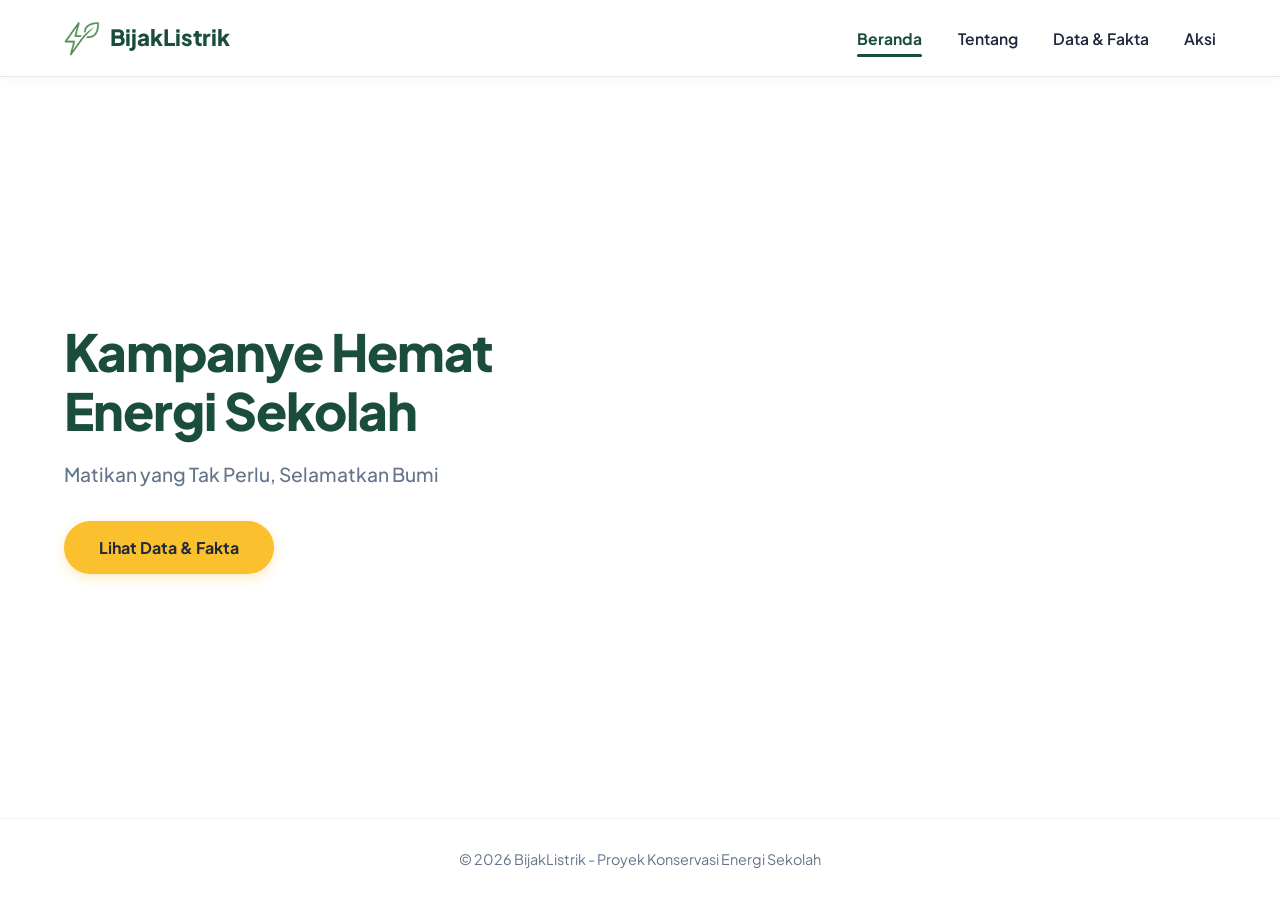
<file: BijakListrik/index.html>
<!DOCTYPE html>
<html lang="id">
<head>
    <meta charset="UTF-8">
    <meta name="viewport" content="width=device-width, initial-scale=1.0">
    <title>BijakListrik - Kampanye Hemat Energi Sekolah</title>
    <link rel="icon" type="image/png" href="img/icon.png">

    <!-- Google Fonts: Plus Jakarta Sans -->
    <link rel="preconnect" href="https://fonts.googleapis.com">
    <link rel="preconnect" href="https://fonts.gstatic.com" crossorigin>
    <link href="https://fonts.googleapis.com/css2?family=Plus+Jakarta+Sans:wght@400;500;600;700;800&display=swap" rel="stylesheet">

    <!-- CSS Utama -->
    <link rel="stylesheet" href="css/style.css">
</head>
<body>

    <!-- HEADER / NAVBAR -->
    <header class="navbar-container">
        <div class="logo">
            <a href="index.html">
                <img src="img/logo.png" alt="Logo BijakListrik" class="logo-img">
                <span>BijakListrik</span>
            </a>
        </div>

        <nav class="nav-links">
            <a href="index.html" class="nav-item active">Beranda</a>
            <a href="tentang.html" class="nav-item">Tentang</a>
            <a href="data.html" class="nav-item">Data & Fakta</a>
            <a href="aksi.html" class="nav-item">Aksi</a>
        </nav>
    </header>

    <!-- HALAMAN UTAMA (HERO SECTION) -->
    <main class="hero-container">
        <div class="hero-text">
            <h1 class="hero-title">Kampanye Hemat<br>Energi Sekolah</h1>
            <p class="hero-subtitle">Matikan yang Tak Perlu, Selamatkan Bumi</p>
            <a href="data.html" class="btn-cta">Lihat Data & Fakta</a>
        </div>

        <!-- Area Kosong Sisi Kanan -->
        <div class="hero-space"></div>
    </main>

    <!-- FOOTER -->
    <footer class="footer-container">
        <p>&copy; 2026 BijakListrik - Proyek Konservasi Energi Sekolah</p>
    </footer>

    <!-- JavaScript -->
    <script src="js/main.js"></script>
</body>
</html>
</file>
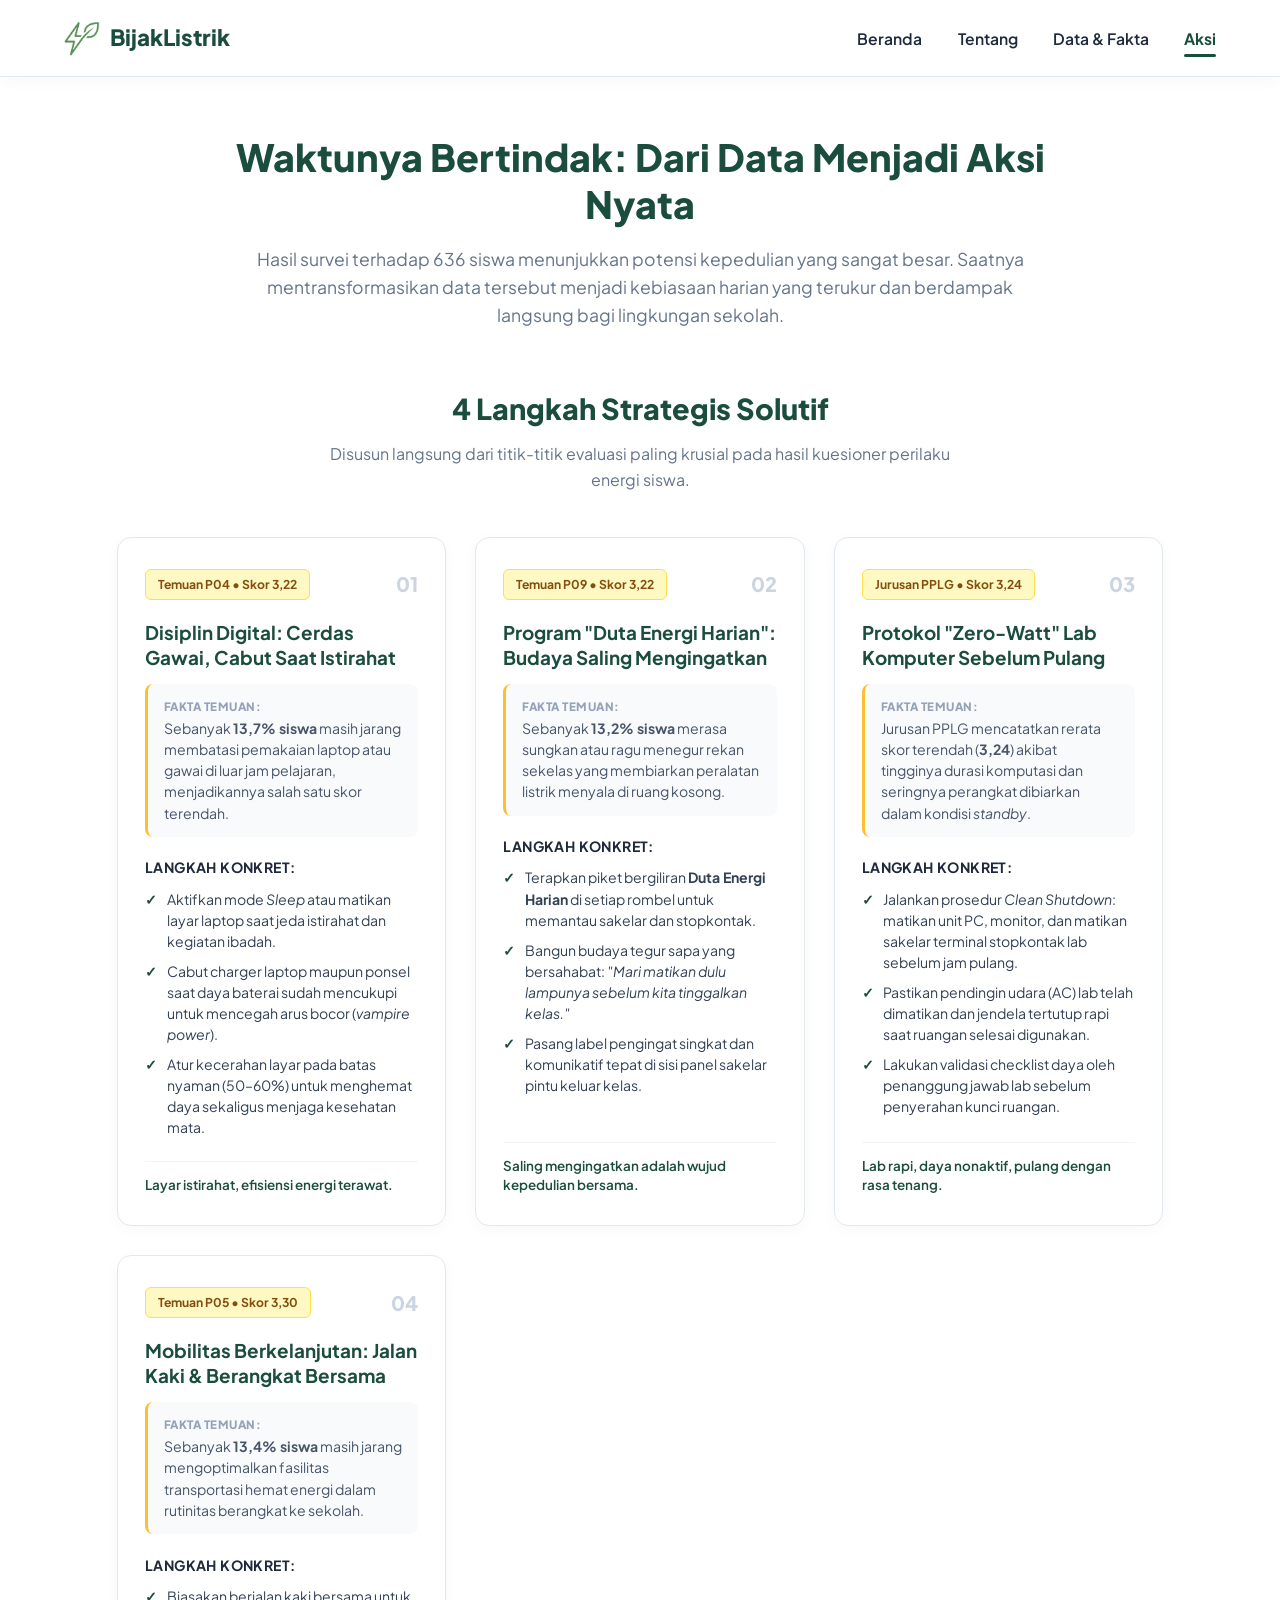
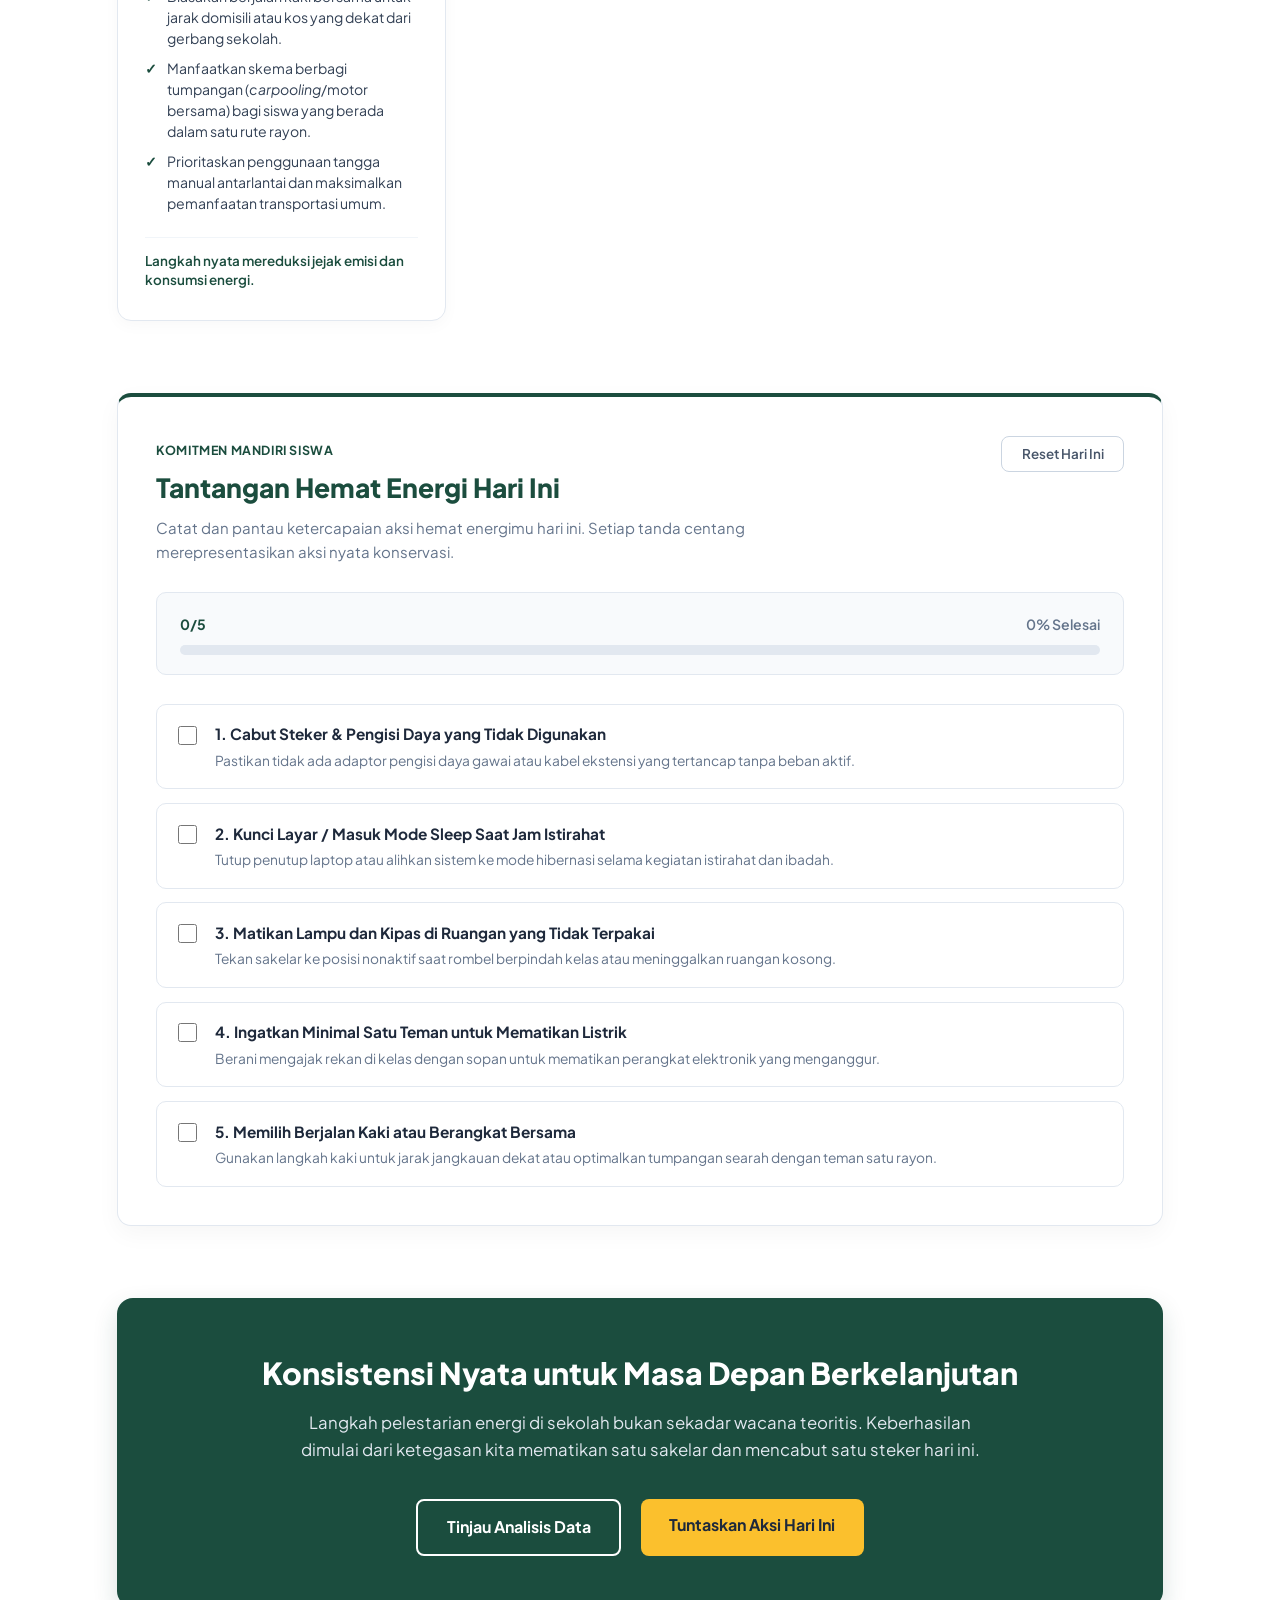
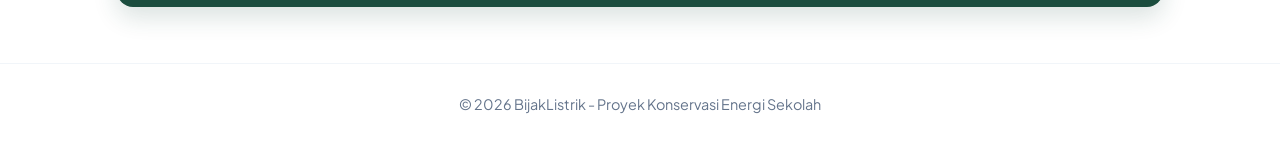
<file: BijakListrik/aksi.html>
<!DOCTYPE html>
<html lang="id">
<head>
    <meta charset="UTF-8">
    <meta name="viewport" content="width=device-width, initial-scale=1.0">
    <title>Aksi & Rekomendasi - BijakListrik</title>
    <link rel="icon" type="image/png" href="img/icon.png">

    <!-- Google Fonts: Plus Jakarta Sans -->
    <link rel="preconnect" href="https://fonts.googleapis.com">
    <link rel="preconnect" href="https://fonts.gstatic.com" crossorigin>
    <link href="https://fonts.googleapis.com/css2?family=Plus+Jakarta+Sans:wght@400;500;600;700;800&display=swap" rel="stylesheet">

    <!-- CSS Utama -->
    <link rel="stylesheet" href="css/style.css">
</head>
<body>

    <!-- HEADER / NAVBAR -->
    <header class="navbar-container">
        <div class="logo">
            <a href="index.html">
                <img src="img/logo.png" alt="Logo BijakListrik" class="logo-img">
                <span>BijakListrik</span>
            </a>
        </div>

        <nav class="nav-links">
            <a href="index.html" class="nav-item">Beranda</a>
            <a href="tentang.html" class="nav-item">Tentang</a>
            <a href="data.html" class="nav-item">Data & Fakta</a>
            <a href="aksi.html" class="nav-item active">Aksi</a>
        </nav>
    </header>

    <!-- KONTEN UTAMA AKSI & REKOMENDASI -->
    <main class="action-container">
        <!-- HEADER KAMPANYE AKSI -->
        <section class="action-hero">
            <h2>Waktunya Bertindak: Dari Data Menjadi Aksi Nyata</h2>
            <p class="lead-text">
                Hasil survei terhadap 636 siswa menunjukkan potensi kepedulian yang sangat besar. Saatnya mentransformasikan data tersebut menjadi kebiasaan harian yang terukur dan berdampak langsung bagi lingkungan sekolah.
            </p>
        </section>

        <!-- 4 REKOMENDASI KONKRET BERDASARKAN DATA -->
        <section class="recommendations-section">
            <div class="section-title-wrap">

                <h3>4 Langkah Strategis Solutif</h3>
                <p>Disusun langsung dari titik-titik evaluasi paling krusial pada hasil kuesioner perilaku energi siswa.</p>
            </div>

            <div class="recommendations-grid">
                <!-- KARTU 1: TEMUAN P04 -->
                <article class="recom-card">
                    <div class="recom-card-top">
                        <span class="recom-badge">Temuan P04 &bull; Skor 3,22</span>
                        <span class="recom-index">01</span>
                    </div>
                    <h4>Disiplin Digital: Cerdas Gawai, Cabut Saat Istirahat</h4>
                    <div class="recom-problem">
                        <span class="problem-tag">Fakta Temuan:</span>
                        <p>Sebanyak <strong>13,7% siswa</strong> masih jarang membatasi pemakaian laptop atau gawai di luar jam pelajaran, menjadikannya salah satu skor terendah.</p>
                    </div>
                    <div class="recom-solution">
                        <h5>Langkah Konkret:</h5>
                        <ul>
                            <li>Aktifkan mode <em>Sleep</em> atau matikan layar laptop saat jeda istirahat dan kegiatan ibadah.</li>
                            <li>Cabut charger laptop maupun ponsel saat daya baterai sudah mencukupi untuk mencegah arus bocor (<em>vampire power</em>).</li>
                            <li>Atur kecerahan layar pada batas nyaman (50–60%) untuk menghemat daya sekaligus menjaga kesehatan mata.</li>
                        </ul>
                    </div>
                    <div class="recom-footer">
                        <span class="recom-callout">Layar istirahat, efisiensi energi terawat.</span>
                    </div>
                </article>

                <!-- KARTU 2: TEMUAN P09 -->
                <article class="recom-card">
                    <div class="recom-card-top">
                        <span class="recom-badge">Temuan P09 &bull; Skor 3,22</span>
                        <span class="recom-index">02</span>
                    </div>
                    <h4>Program "Duta Energi Harian": Budaya Saling Mengingatkan</h4>
                    <div class="recom-problem">
                        <span class="problem-tag">Fakta Temuan:</span>
                        <p>Sebanyak <strong>13,2% siswa</strong> merasa sungkan atau ragu menegur rekan sekelas yang membiarkan peralatan listrik menyala di ruang kosong.</p>
                    </div>
                    <div class="recom-solution">
                        <h5>Langkah Konkret:</h5>
                        <ul>
                            <li>Terapkan piket bergiliran <strong>Duta Energi Harian</strong> di setiap rombel untuk memantau sakelar dan stopkontak.</li>
                            <li>Bangun budaya tegur sapa yang bersahabat: <em>"Mari matikan dulu lampunya sebelum kita tinggalkan kelas."</em></li>
                            <li>Pasang label pengingat singkat dan komunikatif tepat di sisi panel sakelar pintu keluar kelas.</li>
                        </ul>
                    </div>
                    <div class="recom-footer">
                        <span class="recom-callout">Saling mengingatkan adalah wujud kepedulian bersama.</span>
                    </div>
                </article>

                <!-- KARTU 3: TEMUAN JURUSAN PPLG -->
                <article class="recom-card">
                    <div class="recom-card-top">
                        <span class="recom-badge">Jurusan PPLG &bull; Skor 3,24</span>
                        <span class="recom-index">03</span>
                    </div>
                    <h4>Protokol "Zero-Watt" Lab Komputer Sebelum Pulang</h4>
                    <div class="recom-problem">
                        <span class="problem-tag">Fakta Temuan:</span>
                        <p>Jurusan PPLG mencatatkan rerata skor terendah (<strong>3,24</strong>) akibat tingginya durasi komputasi dan seringnya perangkat dibiarkan dalam kondisi <em>standby</em>.</p>
                    </div>
                    <div class="recom-solution">
                        <h5>Langkah Konkret:</h5>
                        <ul>
                            <li>Jalankan prosedur <em>Clean Shutdown</em>: matikan unit PC, monitor, dan matikan sakelar terminal stopkontak lab sebelum jam pulang.</li>
                            <li>Pastikan pendingin udara (AC) lab telah dimatikan dan jendela tertutup rapi saat ruangan selesai digunakan.</li>
                            <li>Lakukan validasi checklist daya oleh penanggung jawab lab sebelum penyerahan kunci ruangan.</li>
                        </ul>
                    </div>
                    <div class="recom-footer">
                        <span class="recom-callout">Lab rapi, daya nonaktif, pulang dengan rasa tenang.</span>
                    </div>
                </article>

                <!-- KARTU 4: TEMUAN P05 -->
                <article class="recom-card">
                    <div class="recom-card-top">
                        <span class="recom-badge">Temuan P05 &bull; Skor 3,30</span>
                        <span class="recom-index">04</span>
                    </div>
                    <h4>Mobilitas Berkelanjutan: Jalan Kaki & Berangkat Bersama</h4>
                    <div class="recom-problem">
                        <span class="problem-tag">Fakta Temuan:</span>
                        <p>Sebanyak <strong>13,4% siswa</strong> masih jarang mengoptimalkan fasilitas transportasi hemat energi dalam rutinitas berangkat ke sekolah.</p>
                    </div>
                    <div class="recom-solution">
                        <h5>Langkah Konkret:</h5>
                        <ul>
                            <li>Biasakan berjalan kaki bersama untuk jarak domisili atau kos yang dekat dari gerbang sekolah.</li>
                            <li>Manfaatkan skema berbagi tumpangan (<em>carpooling</em>/motor bersama) bagi siswa yang berada dalam satu rute rayon.</li>
                            <li>Prioritaskan penggunaan tangga manual antarlantai dan maksimalkan pemanfaatan transportasi umum.</li>
                        </ul>
                    </div>
                    <div class="recom-footer">
                        <span class="recom-callout">Langkah nyata mereduksi jejak emisi dan konsumsi energi.</span>
                    </div>
                </article>
            </div>
        </section>

        <!-- FITUR INTERAKTIF: TANTANGAN HEMAT ENERGI HARI INI -->
        <section class="challenge-section">
            <div class="challenge-box">
                <div class="challenge-top">
                    <div class="challenge-header-content">
                        <span class="challenge-tag">Komitmen Mandiri Siswa</span>
                        <h3>Tantangan Hemat Energi Hari Ini</h3>
                        <p>Catat dan pantau ketercapaian aksi hemat energimu hari ini. Setiap tanda centang merepresentasikan aksi nyata konservasi.</p>
                    </div>
                    <button type="button" id="resetChallengeBtn" class="btn-reset" title="Atur ulang progres untuk hari baru">Reset Hari Ini</button>
                </div>

                <!-- PROGRESS BAR -->
                <div class="progress-container">
                    <div class="progress-info">
                        <span id="challengeCount" class="progress-count-text">0/5 Aksi Selesai</span>
                        <span id="challengePercent" class="progress-percent-text">0% Selesai</span>
                    </div>
                    <div class="progress-track">
                        <div class="progress-fill" id="challengeProgressBar"></div>
                    </div>
                </div>

                <!-- BADGE SELESAI -->
                <div id="challengeBadge" class="challenge-badge">
                    <div class="badge-indicator">
                        <span class="badge-check-icon">✓</span>
                    </div>
                    <div class="badge-content">
                        <strong>Seluruh Target Berhasil Dituntaskan</strong>
                        <p>Terima kasih atas kontribusi aktifmu. Pertahankan disiplin ini dan terus tularkan kebiasaan positif kepada teman di sekitarmu.</p>
                    </div>
                </div>

                <!-- DAFTAR CHECKLIST 5 AKSI HARIAN -->
                <div class="checklist-grid">
                    <label class="challenge-item" for="chk-p06">
                        <input type="checkbox" id="chk-p06" class="challenge-checkbox" data-id="p06">
                        <div class="challenge-item-body">
                            <span class="challenge-title">1. Cabut Steker & Pengisi Daya yang Tidak Digunakan</span>
                            <span class="challenge-desc">Pastikan tidak ada adaptor pengisi daya gawai atau kabel ekstensi yang tertancap tanpa beban aktif.</span>
                        </div>
                    </label>

                    <label class="challenge-item" for="chk-p04">
                        <input type="checkbox" id="chk-p04" class="challenge-checkbox" data-id="p04">
                        <div class="challenge-item-body">
                            <span class="challenge-title">2. Kunci Layar / Masuk Mode Sleep Saat Jam Istirahat</span>
                            <span class="challenge-desc">Tutup penutup laptop atau alihkan sistem ke mode hibernasi selama kegiatan istirahat dan ibadah.</span>
                        </div>
                    </label>

                    <label class="challenge-item" for="chk-lampu">
                        <input type="checkbox" id="chk-lampu" class="challenge-checkbox" data-id="lampu">
                        <div class="challenge-item-body">
                            <span class="challenge-title">3. Matikan Lampu dan Kipas di Ruangan yang Tidak Terpakai</span>
                            <span class="challenge-desc">Tekan sakelar ke posisi nonaktif saat rombel berpindah kelas atau meninggalkan ruangan kosong.</span>
                        </div>
                    </label>

                    <label class="challenge-item" for="chk-p09">
                        <input type="checkbox" id="chk-p09" class="challenge-checkbox" data-id="p09">
                        <div class="challenge-item-body">
                            <span class="challenge-title">4. Ingatkan Minimal Satu Teman untuk Mematikan Listrik</span>
                            <span class="challenge-desc">Berani mengajak rekan di kelas dengan sopan untuk mematikan perangkat elektronik yang menganggur.</span>
                        </div>
                    </label>

                    <label class="challenge-item" for="chk-p05">
                        <input type="checkbox" id="chk-p05" class="challenge-checkbox" data-id="p05">
                        <div class="challenge-item-body">
                            <span class="challenge-title">5. Memilih Berjalan Kaki atau Berangkat Bersama</span>
                            <span class="challenge-desc">Gunakan langkah kaki untuk jarak jangkauan dekat atau optimalkan tumpangan searah dengan teman satu rayon.</span>
                        </div>
                    </label>
                </div>
            </div>
        </section>

        <!-- AJAKAN BERKOMITMEN (CALL TO ACTION) -->
        <section class="pledge-banner">
            <h3>Konsistensi Nyata untuk Masa Depan Berkelanjutan</h3>
            <p>Langkah pelestarian energi di sekolah bukan sekadar wacana teoritis. Keberhasilan dimulai dari ketegasan kita mematikan satu sakelar dan mencabut satu steker hari ini.</p>
            <div class="pledge-actions">
                <a href="data.html" class="btn-outline">Tinjau Analisis Data</a>
                <a href="#challengeProgressBar" class="btn-primary-action">Tuntaskan Aksi Hari Ini</a>
            </div>
        </section>
    </main>

    <!-- FOOTER -->
    <footer class="footer-container">
        <p>&copy; 2026 BijakListrik - Proyek Konservasi Energi Sekolah</p>
    </footer>

    <!-- JavaScript -->
    <script src="js/main.js"></script>
</body>
</html>
</file>
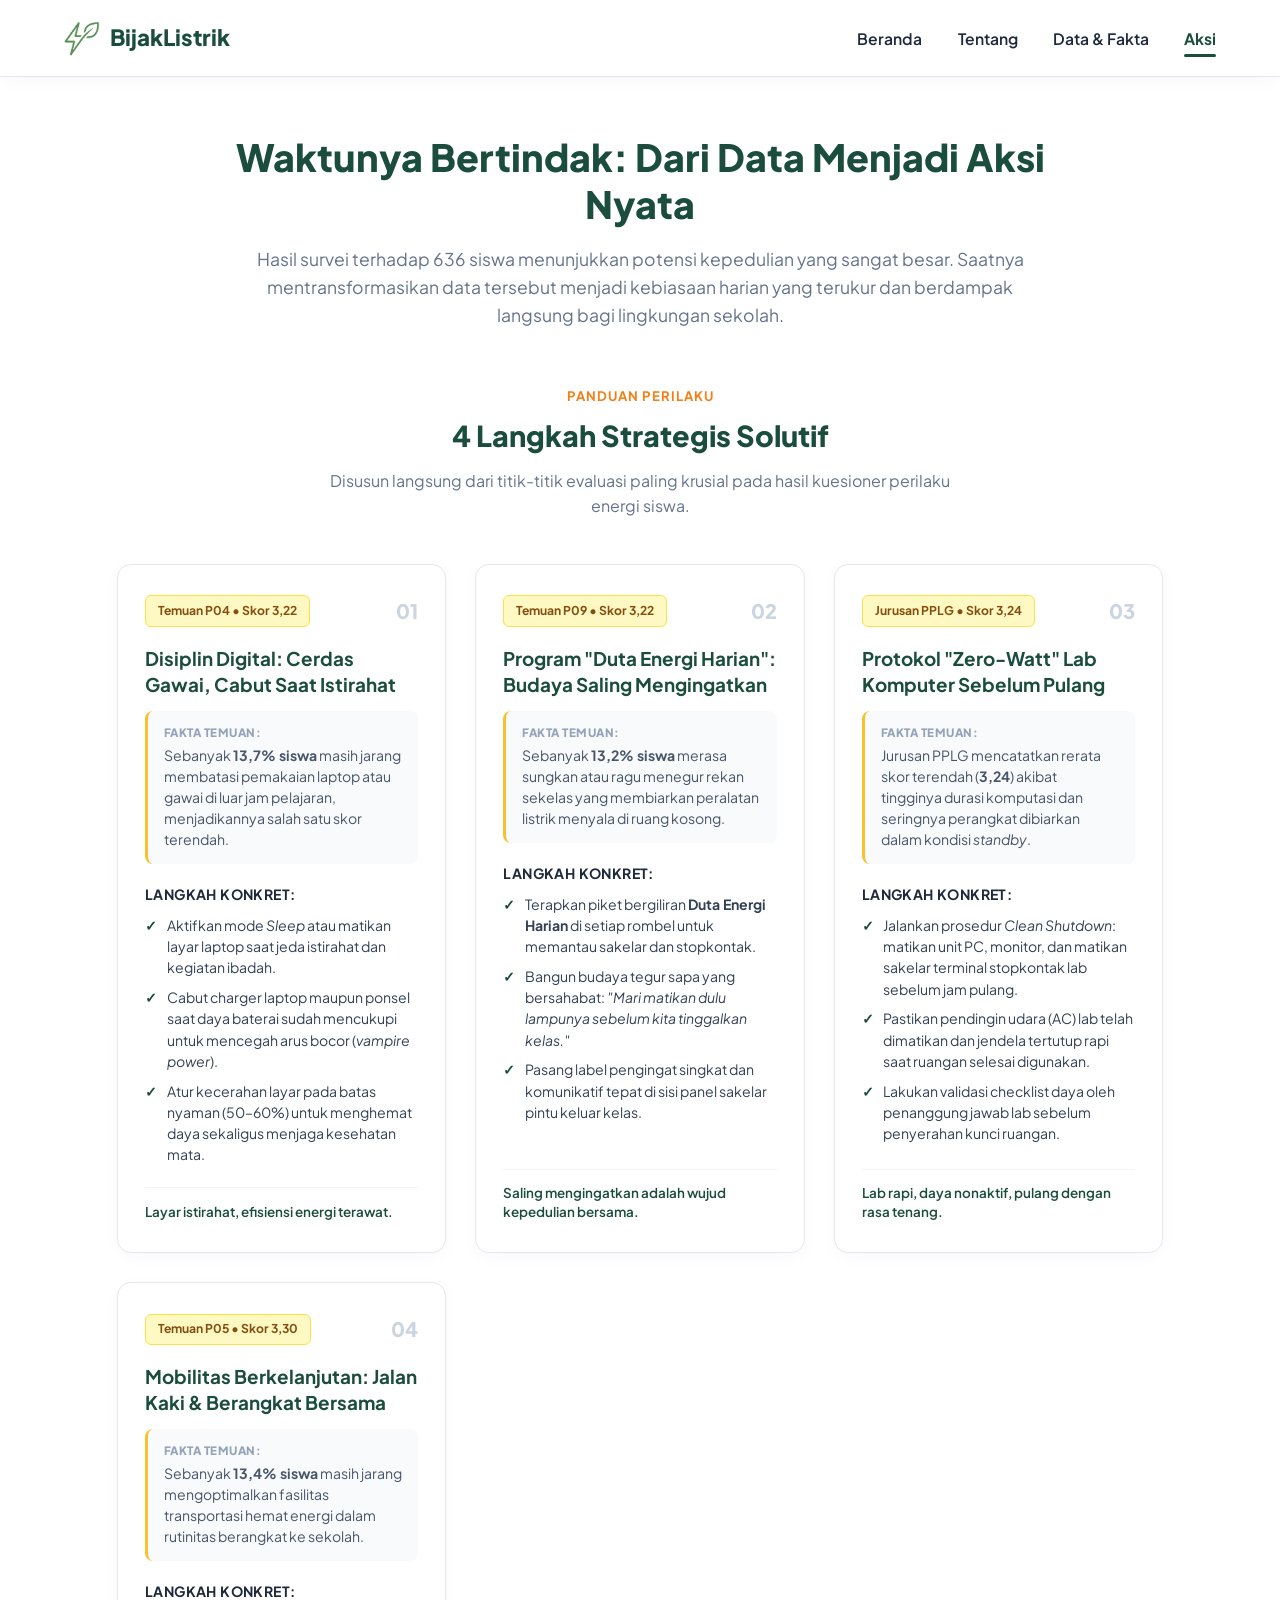
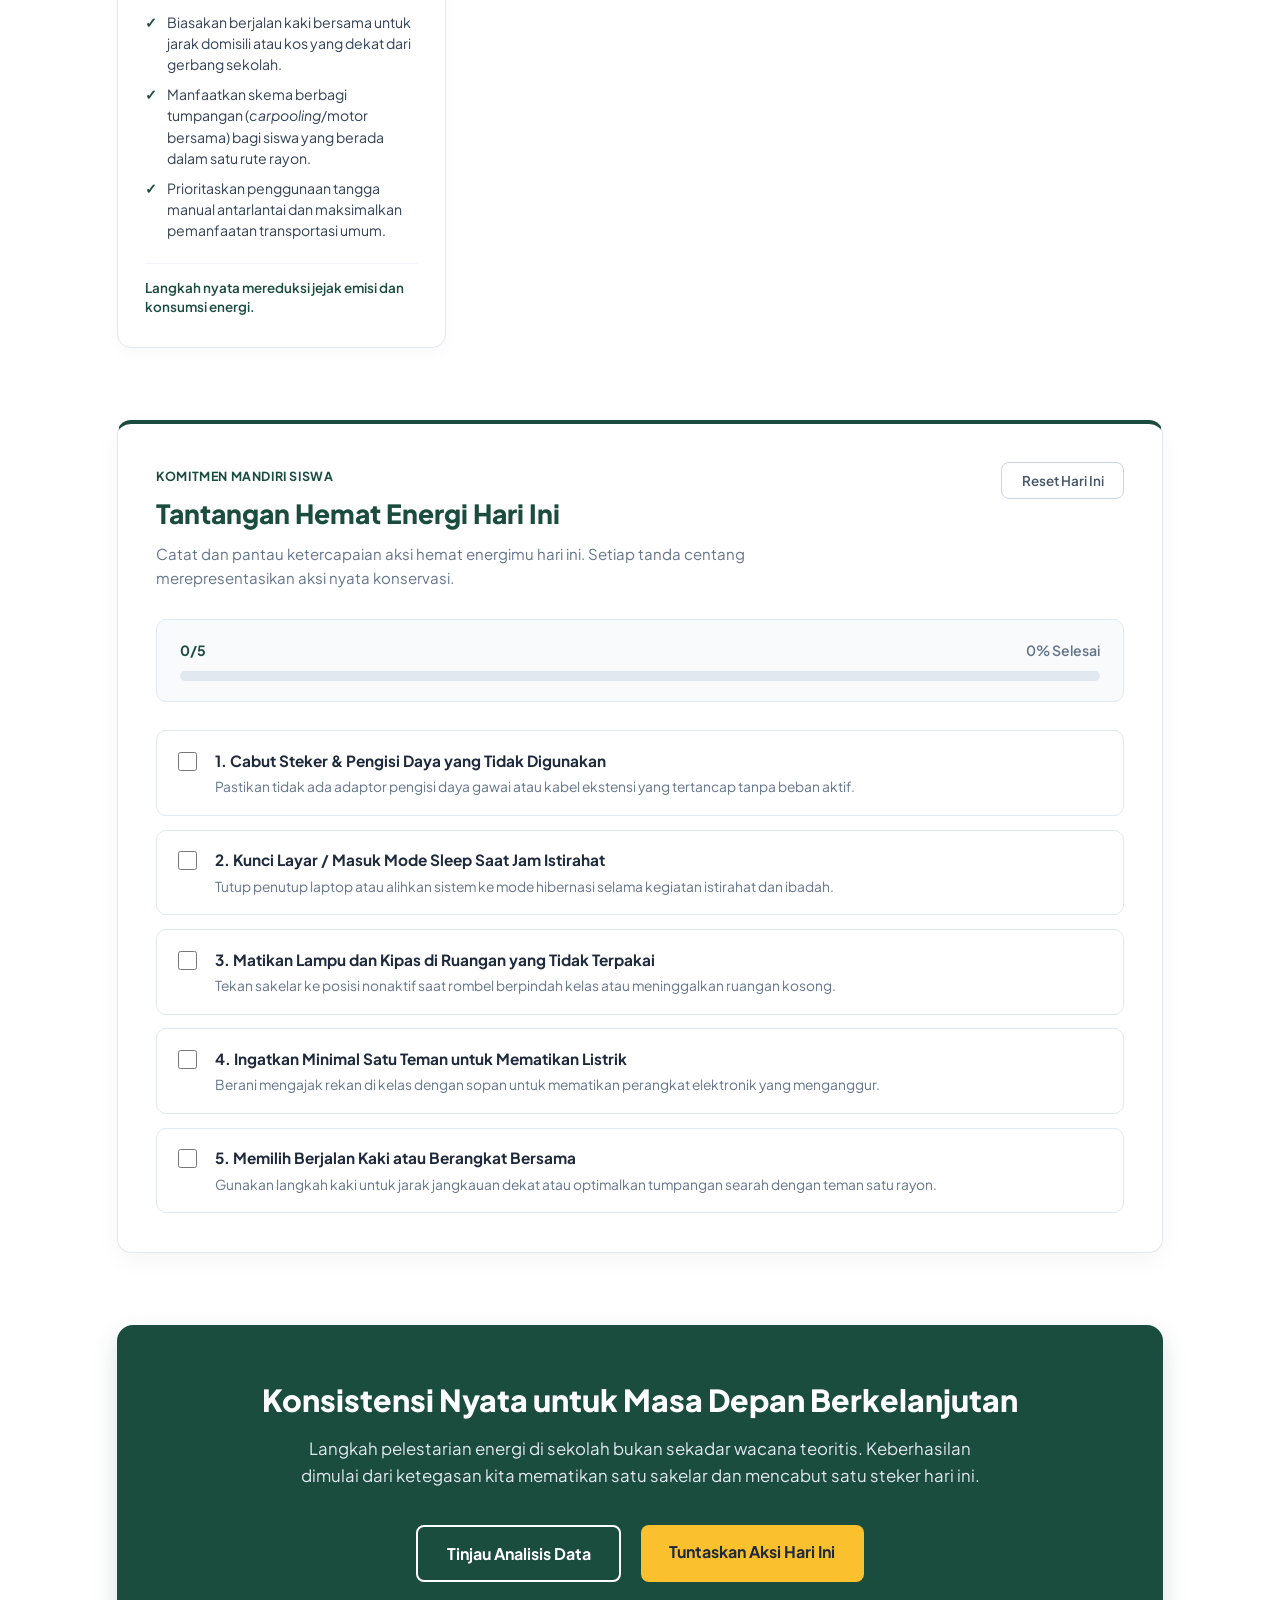
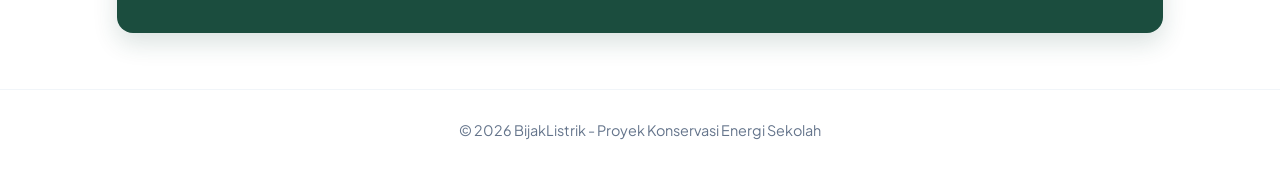
<file: BijakListrik/aksi_backup.html>
<!DOCTYPE html>
<html lang="id">
<head>
    <meta charset="UTF-8">
    <meta name="viewport" content="width=device-width, initial-scale=1.0">
    <title>Aksi & Rekomendasi - BijakListrik</title>
    <link rel="icon" type="image/png" href="img/icon.png">

    <!-- Google Fonts: Plus Jakarta Sans -->
    <link rel="preconnect" href="https://fonts.googleapis.com">
    <link rel="preconnect" href="https://fonts.gstatic.com" crossorigin>
    <link href="https://fonts.googleapis.com/css2?family=Plus+Jakarta+Sans:wght@400;500;600;700;800&display=swap" rel="stylesheet">

    <!-- CSS Utama -->
    <link rel="stylesheet" href="css/style.css">
</head>
<body>

    <!-- HEADER / NAVBAR -->
    <header class="navbar-container">
        <div class="logo">
            <a href="index.html">
                <img src="img/logo.png" alt="Logo BijakListrik" class="logo-img">
                <span>BijakListrik</span>
            </a>
        </div>

        <nav class="nav-links">
            <a href="index.html" class="nav-item">Beranda</a>
            <a href="tentang.html" class="nav-item">Tentang</a>
            <a href="data.html" class="nav-item">Data & Fakta</a>
            <a href="aksi.html" class="nav-item active">Aksi</a>
        </nav>
    </header>

    <!-- KONTEN UTAMA AKSI & REKOMENDASI -->
    <main class="action-container">
        <!-- HEADER KAMPANYE AKSI -->
        <section class="action-hero">
        
            <h2>Waktunya Bertindak: Dari Data Menjadi Aksi Nyata</h2>
            <p class="lead-text">
                Hasil survei terhadap 636 siswa menunjukkan potensi kepedulian yang sangat besar. Saatnya mentransformasikan data tersebut menjadi kebiasaan harian yang terukur dan berdampak langsung bagi lingkungan sekolah.
            </p>
        </section>

        <!-- 4 REKOMENDASI KONKRET BERDASARKAN DATA -->
        <section class="recommendations-section">
            <div class="section-title-wrap">
                <span class="section-subheading">Panduan Perilaku</span>
                <h3>4 Langkah Strategis Solutif</h3>
                <p>Disusun langsung dari titik-titik evaluasi paling krusial pada hasil kuesioner perilaku energi siswa.</p>
            </div>

            <div class="recommendations-grid">
                <!-- KARTU 1: TEMUAN P04 -->
                <article class="recom-card">
                    <div class="recom-card-top">
                        <span class="recom-badge">Temuan P04 &bull; Skor 3,22</span>
                        <span class="recom-index">01</span>
                    </div>
                    <h4>Disiplin Digital: Cerdas Gawai, Cabut Saat Istirahat</h4>
                    <div class="recom-problem">
                        <span class="problem-tag">Fakta Temuan:</span>
                        <p>Sebanyak <strong>13,7% siswa</strong> masih jarang membatasi pemakaian laptop atau gawai di luar jam pelajaran, menjadikannya salah satu skor terendah.</p>
                    </div>
                    <div class="recom-solution">
                        <h5>Langkah Konkret:</h5>
                        <ul>
                            <li>Aktifkan mode <em>Sleep</em> atau matikan layar laptop saat jeda istirahat dan kegiatan ibadah.</li>
                            <li>Cabut charger laptop maupun ponsel saat daya baterai sudah mencukupi untuk mencegah arus bocor (<em>vampire power</em>).</li>
                            <li>Atur kecerahan layar pada batas nyaman (50–60%) untuk menghemat daya sekaligus menjaga kesehatan mata.</li>
                        </ul>
                    </div>
                    <div class="recom-footer">
                        <span class="recom-callout">Layar istirahat, efisiensi energi terawat.</span>
                    </div>
                </article>

                <!-- KARTU 2: TEMUAN P09 -->
                <article class="recom-card">
                    <div class="recom-card-top">
                        <span class="recom-badge">Temuan P09 &bull; Skor 3,22</span>
                        <span class="recom-index">02</span>
                    </div>
                    <h4>Program "Duta Energi Harian": Budaya Saling Mengingatkan</h4>
                    <div class="recom-problem">
                        <span class="problem-tag">Fakta Temuan:</span>
                        <p>Sebanyak <strong>13,2% siswa</strong> merasa sungkan atau ragu menegur rekan sekelas yang membiarkan peralatan listrik menyala di ruang kosong.</p>
                    </div>
                    <div class="recom-solution">
                        <h5>Langkah Konkret:</h5>
                        <ul>
                            <li>Terapkan piket bergiliran <strong>Duta Energi Harian</strong> di setiap rombel untuk memantau sakelar dan stopkontak.</li>
                            <li>Bangun budaya tegur sapa yang bersahabat: <em>"Mari matikan dulu lampunya sebelum kita tinggalkan kelas."</em></li>
                            <li>Pasang label pengingat singkat dan komunikatif tepat di sisi panel sakelar pintu keluar kelas.</li>
                        </ul>
                    </div>
                    <div class="recom-footer">
                        <span class="recom-callout">Saling mengingatkan adalah wujud kepedulian bersama.</span>
                    </div>
                </article>

                <!-- KARTU 3: TEMUAN JURUSAN PPLG -->
                <article class="recom-card">
                    <div class="recom-card-top">
                        <span class="recom-badge">Jurusan PPLG &bull; Skor 3,24</span>
                        <span class="recom-index">03</span>
                    </div>
                    <h4>Protokol "Zero-Watt" Lab Komputer Sebelum Pulang</h4>
                    <div class="recom-problem">
                        <span class="problem-tag">Fakta Temuan:</span>
                        <p>Jurusan PPLG mencatatkan rerata skor terendah (<strong>3,24</strong>) akibat tingginya durasi komputasi dan seringnya perangkat dibiarkan dalam kondisi <em>standby</em>.</p>
                    </div>
                    <div class="recom-solution">
                        <h5>Langkah Konkret:</h5>
                        <ul>
                            <li>Jalankan prosedur <em>Clean Shutdown</em>: matikan unit PC, monitor, dan matikan sakelar terminal stopkontak lab sebelum jam pulang.</li>
                            <li>Pastikan pendingin udara (AC) lab telah dimatikan dan jendela tertutup rapi saat ruangan selesai digunakan.</li>
                            <li>Lakukan validasi checklist daya oleh penanggung jawab lab sebelum penyerahan kunci ruangan.</li>
                        </ul>
                    </div>
                    <div class="recom-footer">
                        <span class="recom-callout">Lab rapi, daya nonaktif, pulang dengan rasa tenang.</span>
                    </div>
                </article>

                <!-- KARTU 4: TEMUAN P05 -->
                <article class="recom-card">
                    <div class="recom-card-top">
                        <span class="recom-badge">Temuan P05 &bull; Skor 3,30</span>
                        <span class="recom-index">04</span>
                    </div>
                    <h4>Mobilitas Berkelanjutan: Jalan Kaki & Berangkat Bersama</h4>
                    <div class="recom-problem">
                        <span class="problem-tag">Fakta Temuan:</span>
                        <p>Sebanyak <strong>13,4% siswa</strong> masih jarang mengoptimalkan fasilitas transportasi hemat energi dalam rutinitas berangkat ke sekolah.</p>
                    </div>
                    <div class="recom-solution">
                        <h5>Langkah Konkret:</h5>
                        <ul>
                            <li>Biasakan berjalan kaki bersama untuk jarak domisili atau kos yang dekat dari gerbang sekolah.</li>
                            <li>Manfaatkan skema berbagi tumpangan (<em>carpooling</em>/motor bersama) bagi siswa yang berada dalam satu rute rayon.</li>
                            <li>Prioritaskan penggunaan tangga manual antarlantai dan maksimalkan pemanfaatan transportasi umum.</li>
                        </ul>
                    </div>
                    <div class="recom-footer">
                        <span class="recom-callout">Langkah nyata mereduksi jejak emisi dan konsumsi energi.</span>
                    </div>
                </article>
            </div>
        </section>

        <!-- FITUR INTERAKTIF: TANTANGAN HEMAT ENERGI HARI INI -->
        <section class="challenge-section">
            <div class="challenge-box">
                <div class="challenge-top">
                    <div class="challenge-header-content">
                        <span class="challenge-tag">Komitmen Mandiri Siswa</span>
                        <h3>Tantangan Hemat Energi Hari Ini</h3>
                        <p>Catat dan pantau ketercapaian aksi hemat energimu hari ini. Setiap tanda centang merepresentasikan aksi nyata konservasi.</p>
                    </div>
                    <button type="button" id="resetChallengeBtn" class="btn-reset" title="Atur ulang progres untuk hari baru">Reset Hari Ini</button>
                </div>

                <!-- PROGRESS BAR -->
                <div class="progress-container">
                    <div class="progress-info">
                        <span id="challengeCount" class="progress-count-text">0/5 Aksi Selesai</span>
                        <span id="challengePercent" class="progress-percent-text">0% Selesai</span>
                    </div>
                    <div class="progress-track">
                        <div class="progress-fill" id="challengeProgressBar"></div>
                    </div>
                </div>

                <!-- BADGE SELESAI -->
                <div id="challengeBadge" class="challenge-badge">
                    <div class="badge-indicator">
                        <span class="badge-check-icon">✓</span>
                    </div>
                    <div class="badge-content">
                        <strong>Seluruh Target Berhasil Dituntaskan</strong>
                        <p>Terima kasih atas kontribusi aktifmu. Pertahankan disiplin ini dan terus tularkan kebiasaan positif kepada teman di sekitarmu.</p>
                    </div>
                </div>

                <!-- DAFTAR CHECKLIST 5 AKSI HARIAN -->
                <div class="checklist-grid">
                    <label class="challenge-item" for="chk-p06">
                        <input type="checkbox" id="chk-p06" class="challenge-checkbox" data-id="p06">
                        <div class="challenge-item-body">
                            <span class="challenge-title">1. Cabut Steker & Pengisi Daya yang Tidak Digunakan</span>
                            <span class="challenge-desc">Pastikan tidak ada adaptor pengisi daya gawai atau kabel ekstensi yang tertancap tanpa beban aktif.</span>
                        </div>
                    </label>

                    <label class="challenge-item" for="chk-p04">
                        <input type="checkbox" id="chk-p04" class="challenge-checkbox" data-id="p04">
                        <div class="challenge-item-body">
                            <span class="challenge-title">2. Kunci Layar / Masuk Mode Sleep Saat Jam Istirahat</span>
                            <span class="challenge-desc">Tutup penutup laptop atau alihkan sistem ke mode hibernasi selama kegiatan istirahat dan ibadah.</span>
                        </div>
                    </label>

                    <label class="challenge-item" for="chk-lampu">
                        <input type="checkbox" id="chk-lampu" class="challenge-checkbox" data-id="lampu">
                        <div class="challenge-item-body">
                            <span class="challenge-title">3. Matikan Lampu dan Kipas di Ruangan yang Tidak Terpakai</span>
                            <span class="challenge-desc">Tekan sakelar ke posisi nonaktif saat rombel berpindah kelas atau meninggalkan ruangan kosong.</span>
                        </div>
                    </label>

                    <label class="challenge-item" for="chk-p09">
                        <input type="checkbox" id="chk-p09" class="challenge-checkbox" data-id="p09">
                        <div class="challenge-item-body">
                            <span class="challenge-title">4. Ingatkan Minimal Satu Teman untuk Mematikan Listrik</span>
                            <span class="challenge-desc">Berani mengajak rekan di kelas dengan sopan untuk mematikan perangkat elektronik yang menganggur.</span>
                        </div>
                    </label>

                    <label class="challenge-item" for="chk-p05">
                        <input type="checkbox" id="chk-p05" class="challenge-checkbox" data-id="p05">
                        <div class="challenge-item-body">
                            <span class="challenge-title">5. Memilih Berjalan Kaki atau Berangkat Bersama</span>
                            <span class="challenge-desc">Gunakan langkah kaki untuk jarak jangkauan dekat atau optimalkan tumpangan searah dengan teman satu rayon.</span>
                        </div>
                    </label>
                </div>
            </div>
        </section>

        <!-- AJAKAN BERKOMITMEN (CALL TO ACTION) -->
        <section class="pledge-banner">
            <h3>Konsistensi Nyata untuk Masa Depan Berkelanjutan</h3>
            <p>Langkah pelestarian energi di sekolah bukan sekadar wacana teoritis. Keberhasilan dimulai dari ketegasan kita mematikan satu sakelar dan mencabut satu steker hari ini.</p>
            <div class="pledge-actions">
                <a href="data.html" class="btn-outline">Tinjau Analisis Data</a>
                <a href="#challengeProgressBar" class="btn-primary-action">Tuntaskan Aksi Hari Ini</a>
            </div>
        </section>
    </main>

    <!-- FOOTER -->
    <footer class="footer-container">
        <p>&copy; 2026 BijakListrik - Proyek Konservasi Energi Sekolah</p>
    </footer>

    <!-- JavaScript -->
    <script src="js/main.js"></script>
</body>
</html>
</file>
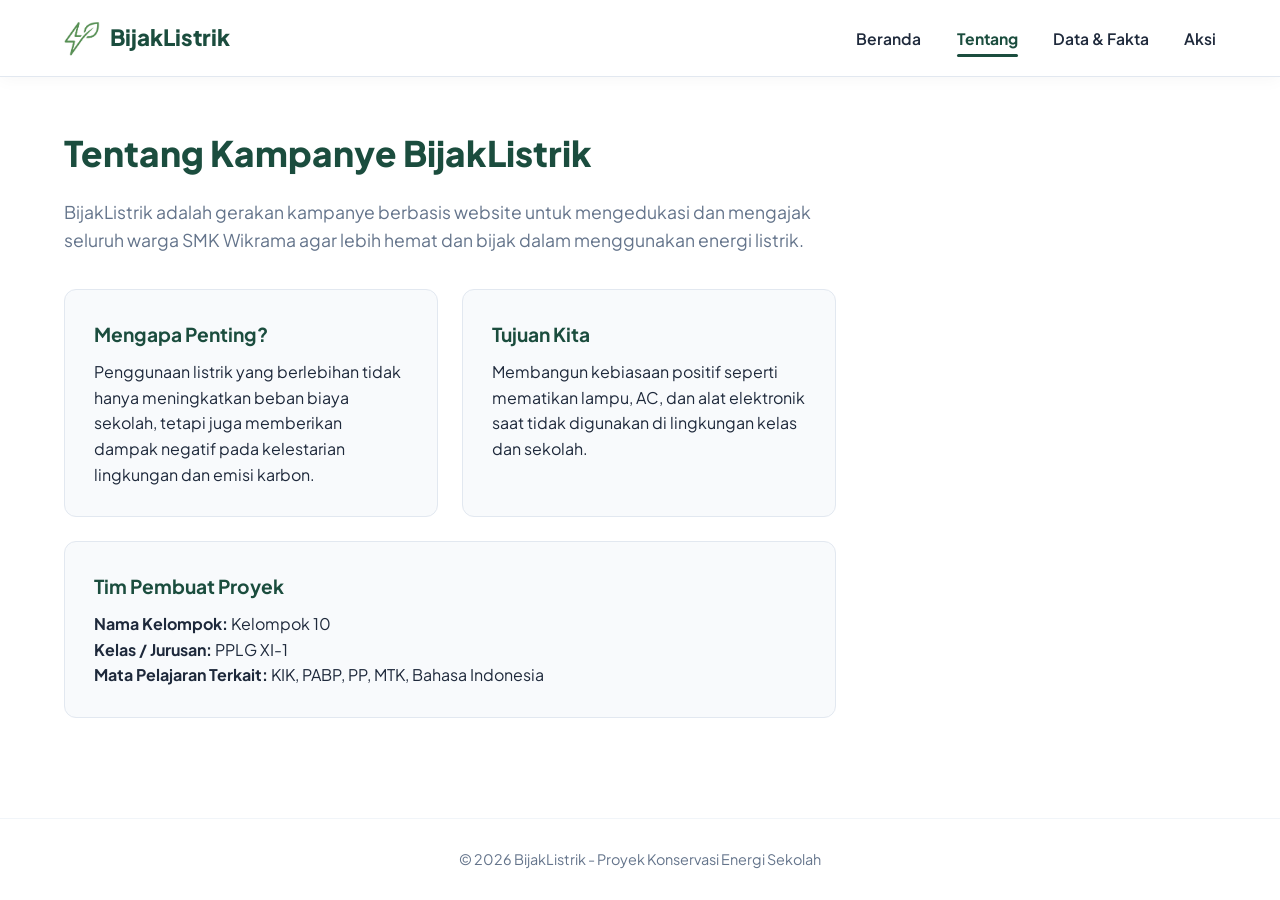
<file: BijakListrik/tentang.html>
<!DOCTYPE html>
<html lang="id">
<head>
    <meta charset="UTF-8">
    <meta name="viewport" content="width=device-width, initial-scale=1.0">
    <title>Tentang - BijakListrik</title>
    <link rel="icon" type="image/png" href="img/icon.png">

    <!-- Google Fonts: Plus Jakarta Sans -->
    <link rel="preconnect" href="https://fonts.googleapis.com">
    <link rel="preconnect" href="https://fonts.gstatic.com" crossorigin>
    <link href="https://fonts.googleapis.com/css2?family=Plus+Jakarta+Sans:wght@400;500;600;700;800&display=swap" rel="stylesheet">

    <!-- CSS Utama -->
    <link rel="stylesheet" href="css/style.css">
</head>
<body>

    <!-- HEADER / NAVBAR -->
    <header class="navbar-container">
        <div class="logo">
            <a href="index.html">
                <img src="img/logo.png" alt="Logo BijakListrik" class="logo-img">
                <span>BijakListrik</span>
            </a>
        </div>

        <nav class="nav-links">
            <a href="index.html" class="nav-item">Beranda</a>
            <a href="tentang.html" class="nav-item active">Tentang</a>
            <a href="data.html" class="nav-item">Data & Fakta</a>
            <a href="aksi.html" class="nav-item">Aksi</a>
        </nav>
    </header>

    <!-- KONTEN TENTANG -->
    <main class="content-container">
        <section class="about-section">
            <h2>Tentang Kampanye BijakListrik</h2>
            <p class="lead-text">
                BijakListrik adalah gerakan kampanye berbasis website untuk mengedukasi dan mengajak seluruh warga SMK Wikrama agar lebih hemat dan bijak dalam menggunakan energi listrik.
            </p>

            <div class="about-grid">
                <div class="about-card">
                    <h3>Mengapa Penting?</h3>
                    <p>Penggunaan listrik yang berlebihan tidak hanya meningkatkan beban biaya sekolah, tetapi juga memberikan dampak negatif pada kelestarian lingkungan dan emisi karbon.</p>
                </div>

                <div class="about-card">
                    <h3>Tujuan Kita</h3>
                    <p>Membangun kebiasaan positif seperti mematikan lampu, AC, dan alat elektronik saat tidak digunakan di lingkungan kelas dan sekolah.</p>
                </div>
            </div>

            <div class="team-card">
                <h3>Tim Pembuat Proyek</h3>
                <p><strong>Nama Kelompok:</strong> Kelompok 10</p>
                <p><strong>Kelas / Jurusan:</strong> PPLG XI-1</p>
                <p><strong>Mata Pelajaran Terkait:</strong> KIK, PABP, PP, MTK, Bahasa Indonesia</p>
            </div>
        </section>
    </main>

    <!-- FOOTER -->
    <footer class="footer-container">
        <p>&copy; 2026 BijakListrik - Proyek Konservasi Energi Sekolah</p>
    </footer>

    <!-- JavaScript -->
    <script src="js/main.js"></script>
</body>
</html>
</file>
<file: BijakListrik/css/style.css>
/* ==========================================================
   RESET & VARIABEL WARNA
   ========================================================== */
* {
    margin: 0;
    padding: 0;
    box-sizing: border-box;
}

:root {
    --primary-green: #1B4D3E;
    --accent-yellow: #FBC02D;
    --accent-yellow-hover: #F57F17;
    --text-dark: #1E293B;
    --text-muted: #64748B;
    --bg-white: #FFFFFF;
    --font-main: 'Plus Jakarta Sans', sans-serif;
}

body {
    font-family: var(--font-main);
    background-color: var(--bg-white);
    color: var(--text-dark);
    line-height: 1.6;
    min-height: 100vh;
    display: flex;
    flex-direction: column;
}

/* ==========================================================
   1. NAVBAR & HEADER
   ========================================================== */
.navbar-container {
    display: flex;
    justify-content: space-between;
    align-items: center;
    padding: 1.2rem 5%;
    background-color: var(--bg-white);
    border-bottom: 1px solid #E2E8F0;
    box-shadow: 0 4px 15px rgba(0, 0, 0, 0.03);
    position: sticky;
    top: 0;
    z-index: 100;
}

.logo a {
    font-size: 1.4rem;
    font-weight: 800;
    color: var(--primary-green);
    text-decoration: none;
    display: flex;
    align-items: center;
    gap: 0.6rem;
    transition: transform 0.2s ease;
}

.logo a:hover {
    transform: scale(1.02);
}

.logo-img {
    height: 38px;
    width: auto;
    object-fit: contain;
    border-radius: 6px;
}

.nav-links {
    display: flex;
    gap: 2.2rem;
    align-items: center;
}

.nav-item {
    text-decoration: none;
    color: var(--text-dark);
    font-weight: 600;
    font-size: 0.98rem;
    padding: 0.4rem 0;
    position: relative;
    transition: color 0.25s ease, transform 0.2s ease;
}

.nav-item::after {
    content: '';
    position: absolute;
    left: 0;
    bottom: 0;
    width: 0%;
    height: 3px;
    background-color: var(--primary-green);
    border-radius: 2px;
    transition: width 0.3s cubic-bezier(0.25, 0.8, 0.25, 1);
}

.nav-item:not(.disabled):hover {
    color: var(--primary-green);
    transform: translateY(-1px);
}

.nav-item:not(.disabled):hover::after {
    width: 100%;
}

.nav-item.active {
    color: var(--primary-green);
    font-weight: 700;
}

.nav-item.active::after {
    width: 100%;
}

.nav-item.disabled {
    color: #CBD5E1;
    cursor: not-allowed;
}

/* ==========================================================
   2. HERO SECTION (INDEX.HTML)
   ========================================================== */
.hero-container {
    display: flex;
    justify-content: space-between;
    align-items: center;
    padding: 4rem 5%;
    flex: 1;
}

.hero-text {
    max-width: 550px;
}

.hero-title {
    font-size: 3.2rem;
    font-weight: 800;
    color: var(--primary-green);
    line-height: 1.15;
    margin-bottom: 1.2rem;
    letter-spacing: -1px;
}

.hero-subtitle {
    font-size: 1.2rem;
    color: var(--text-muted);
    font-weight: 500;
    margin-bottom: 2rem;
}

.btn-cta {
    display: inline-block;
    background-color: var(--accent-yellow);
    color: var(--text-dark);
    font-weight: 700;
    font-size: 1rem;
    padding: 0.85rem 2.2rem;
    border-radius: 50px;
    text-decoration: none;
    transition: all 0.3s ease;
    box-shadow: 0 4px 12px rgba(251, 192, 45, 0.3);
}

.btn-cta:hover {
    background-color: var(--accent-yellow-hover);
    transform: translateY(-2px);
    box-shadow: 0 6px 16px rgba(251, 192, 45, 0.4);
}

.hero-space {
    flex: 1;
    min-height: 300px;
}

/* ==========================================================
   3. HALAMAN TENTANG (TENTANG.HTML)
   ========================================================== */
.content-container {
    padding: 3rem 5%;
    flex: 1;
    max-width: 900px;
}

.about-section h2 {
    font-size: 2.2rem;
    color: var(--primary-green);
    font-weight: 800;
    margin-bottom: 1rem;
}

.lead-text {
    font-size: 1.1rem;
    color: var(--text-muted);
    margin-bottom: 2.2rem;
}

.about-grid {
    display: grid;
    grid-template-columns: 1fr 1fr;
    gap: 1.5rem;
    margin-bottom: 1.5rem;
}

.about-card,
.team-card {
    background-color: #F8FAFC;
    padding: 1.8rem;
    border-radius: 12px;
    border: 1px solid #E2E8F0;
}

.about-card h3,
.team-card h3 {
    color: var(--primary-green);
    font-size: 1.2rem;
    font-weight: 700;
    margin-bottom: 0.6rem;
}

/* ==========================================================
   4. HALAMAN DATA & FAKTA (DATA.HTML)
   ========================================================== */
.data-container {
    padding: 3rem 5%;
    flex: 1;
    max-width: 1150px;
    width: 100%;
    margin: 0 auto;
}

.data-header h2 {
    font-size: 2.2rem;
    color: var(--primary-green);
    font-weight: 800;
    margin-bottom: 0.8rem;
}

.stats-grid {
    display: grid;
    grid-template-columns: repeat(3, 1fr);
    gap: 1.5rem;
    margin-bottom: 2rem;
}

.stat-card {
    background-color: #F8FAFC;
    border: 1px solid #E2E8F0;
    border-radius: 12px;
    padding: 1.5rem;
}

.stat-label {
    font-size: 0.85rem;
    font-weight: 700;
    color: var(--text-muted);
    text-transform: uppercase;
    letter-spacing: 0.5px;
}

.stat-number {
    font-size: 2rem;
    font-weight: 800;
    color: var(--primary-green);
    margin: 0.3rem 0;
}

.stat-number.highlight-amber {
    color: #D97706;
}

.stat-desc {
    font-size: 0.9rem;
    color: var(--text-muted);
}

.charts-row-two {
    display: grid;
    grid-template-columns: 1fr 1.3fr;
    gap: 1.5rem;
    margin-bottom: 1.5rem;
}

.chart-card {
    background-color: var(--bg-white);
    border: 1px solid #E2E8F0;
    border-radius: 14px;
    padding: 1.8rem;
    box-shadow: 0 4px 14px rgba(0, 0, 0, 0.02);
}

.chart-card.full-width {
    margin-bottom: 2rem;
}

.chart-card h3 {
    font-size: 1.15rem;
    font-weight: 700;
    color: var(--text-dark);
    margin-bottom: 1.2rem;
}

.chart-wrapper {
    position: relative;
    height: 270px;
    width: 100%;
}

.chart-wrapper-tall {
    position: relative;
    height: 360px;
    width: 100%;
}

.chart-caption {
    margin-top: 1.2rem;
    padding-top: 1rem;
    border-top: 1px solid #F1F5F9;
    font-size: 0.95rem;
    color: var(--text-muted);
    line-height: 1.55;
}

/* ==========================================================
   5. FOOTER
   ========================================================== */
.footer-container {
    text-align: center;
    padding: 1.8rem;
    font-size: 0.9rem;
    color: var(--text-muted);
    border-top: 1px solid #F1F5F9;
}

/* ==========================================================
   6. FASE 3: AKSI & REKOMENDASI KOMPONEN
   ========================================================== */
.action-container {
    padding: 3.5rem 6%;
    max-width: 1200px;
    margin: 0 auto;
    width: 100%;
}

.action-hero {
    text-align: center;
    max-width: 820px;
    margin: 0 auto 3.5rem auto;
}

.badge-tag {
    display: inline-block;
    background-color: rgba(27, 77, 62, 0.08);
    color: var(--primary-green);
    font-size: 0.8rem;
    font-weight: 700;
    padding: 0.4rem 1.1rem;
    border-radius: 50px;
    margin-bottom: 1.2rem;
    text-transform: uppercase;
    letter-spacing: 0.8px;
    border: 1px solid rgba(27, 77, 62, 0.15);
}

.action-hero h2 {
    font-size: 2.35rem;
    font-weight: 800;
    color: var(--primary-green);
    margin-bottom: 1.1rem;
    line-height: 1.25;
}

.section-title-wrap {
    text-align: center;
    margin-bottom: 2.8rem;
}

.section-subheading {
    display: block;
    font-size: 0.82rem;
    font-weight: 700;
    color: var(--accent-yellow-hover);
    text-transform: uppercase;
    letter-spacing: 1px;
    margin-bottom: 0.35rem;
}

.section-title-wrap h3 {
    font-size: 1.8rem;
    font-weight: 800;
    color: var(--primary-green);
    margin-bottom: 0.6rem;
}

.section-title-wrap p {
    color: var(--text-muted);
    font-size: 1rem;
    max-width: 650px;
    margin: 0 auto;
}

/* Grid 4 Kartu Rekomendasi Bersih & Tertata */
.recommendations-grid {
    display: grid;
    grid-template-columns: repeat(auto-fit, minmax(270px, 1fr));
    gap: 1.8rem;
    margin-bottom: 4.5rem;
}

.recom-card {
    background: #FFFFFF;
    border: 1px solid #E2E8F0;
    border-radius: 14px;
    padding: 1.9rem 1.7rem;
    display: flex;
    flex-direction: column;
    justify-content: space-between;
    box-shadow: 0 4px 16px rgba(0, 0, 0, 0.03);
    transition: transform 0.25s ease, box-shadow 0.25s ease, border-color 0.25s ease;
}

.recom-card:hover {
    transform: translateY(-4px);
    box-shadow: 0 12px 26px rgba(27, 77, 62, 0.08);
    border-color: var(--primary-green);
}

.recom-card-top {
    display: flex;
    justify-content: space-between;
    align-items: center;
    margin-bottom: 1.2rem;
}

.recom-badge {
    background-color: #FEF9C3;
    color: #854D0E;
    font-size: 0.76rem;
    font-weight: 700;
    padding: 0.3rem 0.75rem;
    border-radius: 6px;
    border: 1px solid #FDE047;
}

.recom-index {
    font-size: 1.25rem;
    font-weight: 800;
    color: #CBD5E1;
    font-family: var(--font-main);
}

.recom-card h4 {
    font-size: 1.18rem;
    font-weight: 700;
    color: var(--primary-green);
    margin-bottom: 0.85rem;
    line-height: 1.35;
}

.recom-problem {
    font-size: 0.88rem;
    color: #475569;
    background: #F8FAFC;
    padding: 0.85rem 1rem;
    border-radius: 8px;
    margin-bottom: 1.2rem;
    border-left: 3px solid var(--accent-yellow);
    line-height: 1.5;
}

.problem-tag {
    display: block;
    font-size: 0.72rem;
    font-weight: 800;
    color: #94A3B8;
    text-transform: uppercase;
    letter-spacing: 0.5px;
    margin-bottom: 0.2rem;
}

.recom-problem p {
    margin: 0;
}

.recom-solution h5 {
    font-size: 0.88rem;
    font-weight: 700;
    color: var(--text-dark);
    text-transform: uppercase;
    letter-spacing: 0.4px;
    margin-bottom: 0.6rem;
}

.recom-solution ul {
    list-style: none;
    padding-left: 0;
    margin-bottom: 1.4rem;
}

.recom-solution ul li {
    font-size: 0.88rem;
    color: #334155;
    position: relative;
    padding-left: 1.35rem;
    margin-bottom: 0.55rem;
    line-height: 1.5;
}

.recom-solution ul li::before {
    content: "✓";
    position: absolute;
    left: 0;
    color: var(--primary-green);
    font-weight: 800;
    font-size: 0.9rem;
}

.recom-footer {
    border-top: 1px solid #F1F5F9;
    padding-top: 0.9rem;
    margin-top: auto;
}

.recom-callout {
    font-size: 0.84rem;
    font-weight: 600;
    color: var(--primary-green);
    display: block;
    line-height: 1.4;
}

/* Fitur Interaktif Tantangan Harian */
.challenge-section {
    margin-bottom: 4.5rem;
}

.challenge-box {
    background: #FFFFFF;
    border: 1px solid #E2E8F0;
    border-top: 4px solid var(--primary-green);
    border-radius: 14px;
    padding: 2.4rem;
    box-shadow: 0 8px 24px rgba(0, 0, 0, 0.04);
}

.challenge-top {
    display: flex;
    justify-content: space-between;
    align-items: flex-start;
    gap: 1.5rem;
    margin-bottom: 1.8rem;
    flex-wrap: wrap;
}

.challenge-header-content {
    flex: 1;
    min-width: 280px;
}

.challenge-tag {
    font-size: 0.78rem;
    font-weight: 700;
    color: var(--primary-green);
    text-transform: uppercase;
    letter-spacing: 0.6px;
    display: inline-block;
    margin-bottom: 0.4rem;
}

.challenge-top h3 {
    font-size: 1.65rem;
    font-weight: 800;
    color: var(--primary-green);
    margin-bottom: 0.4rem;
}

.challenge-top p {
    color: var(--text-muted);
    font-size: 0.94rem;
    max-width: 650px;
}

.btn-reset {
    background: #FFFFFF;
    color: #475569;
    border: 1px solid #CBD5E1;
    padding: 0.55rem 1.2rem;
    border-radius: 8px;
    font-family: var(--font-main);
    font-size: 0.84rem;
    font-weight: 600;
    cursor: pointer;
    transition: all 0.2s ease;
    align-self: flex-start;
}

.btn-reset:hover {
    background: #F8FAFC;
    color: #0F172A;
    border-color: #94A3B8;
}

/* Progress Bar Tertata */
.progress-container {
    background: #F8FAFC;
    padding: 1.2rem 1.4rem;
    border-radius: 10px;
    border: 1px solid #E2E8F0;
    margin-bottom: 1.8rem;
}

.progress-info {
    display: flex;
    justify-content: space-between;
    font-size: 0.88rem;
    font-weight: 700;
    color: var(--primary-green);
    margin-bottom: 0.6rem;
}

.progress-count-text {
    color: var(--primary-green);
}

.progress-percent-text {
    color: var(--text-muted);
    font-weight: 600;
}

.progress-track {
    width: 100%;
    height: 10px;
    background-color: #E2E8F0;
    border-radius: 10px;
    overflow: hidden;
}

.progress-fill {
    height: 100%;
    width: 0%;
    background-color: var(--primary-green);
    border-radius: 10px;
    transition: width 0.35s cubic-bezier(0.4, 0, 0.2, 1);
}

/* Badge Selesai Elegan & Bebas Emoji */
.challenge-badge {
    display: none;
    background: #F0FDF4;
    border: 1px solid #86EFAC;
    color: #14532D;
    padding: 1.2rem 1.4rem;
    border-radius: 10px;
    margin-bottom: 1.8rem;
    align-items: center;
    gap: 1.1rem;
    animation: fadeIn 0.3s ease;
}

.challenge-badge.show {
    display: flex;
}

.badge-indicator {
    width: 38px;
    height: 38px;
    background: var(--primary-green);
    color: #FFFFFF;
    border-radius: 50%;
    display: flex;
    align-items: center;
    justify-content: center;
    flex-shrink: 0;
}

.badge-check-icon {
    font-size: 1.2rem;
    font-weight: 800;
    line-height: 1;
}

.badge-content strong {
    display: block;
    font-size: 0.98rem;
    margin-bottom: 0.2rem;
    color: #14532D;
}

.badge-content p {
    font-size: 0.88rem;
    margin: 0;
    color: #166534;
}

@keyframes fadeIn {
    from { opacity: 0; transform: translateY(-6px); }
    to { opacity: 1; transform: translateY(0); }
}

/* Checklist Items */
.checklist-grid {
    display: flex;
    flex-direction: column;
    gap: 0.85rem;
}

.challenge-item {
    display: flex;
    align-items: flex-start;
    gap: 1.1rem;
    background: #FFFFFF;
    border: 1px solid #E2E8F0;
    padding: 1.1rem 1.3rem;
    border-radius: 10px;
    cursor: pointer;
    transition: all 0.2s ease;
    user-select: none;
}

.challenge-item:hover {
    border-color: var(--primary-green);
    box-shadow: 0 2px 10px rgba(0, 0, 0, 0.04);
}

.challenge-item.completed {
    background-color: #F8FAFC;
    border-color: #CBD5E1;
}

.challenge-item.completed .challenge-title {
    text-decoration: line-through;
    color: var(--text-muted);
}

.challenge-checkbox {
    width: 19px;
    height: 19px;
    accent-color: var(--primary-green);
    cursor: pointer;
    margin-top: 0.2rem;
    flex-shrink: 0;
}

.challenge-item-body {
    display: flex;
    flex-direction: column;
}

.challenge-title {
    font-size: 0.96rem;
    font-weight: 700;
    color: var(--text-dark);
    margin-bottom: 0.25rem;
    transition: color 0.2s ease;
}

.challenge-desc {
    font-size: 0.86rem;
    color: var(--text-muted);
    line-height: 1.45;
}

/* Call to Action Banner */
.pledge-banner {
    background: var(--primary-green);
    color: #FFFFFF;
    border-radius: 16px;
    padding: 3.2rem 2.5rem;
    text-align: center;
    box-shadow: 0 10px 25px rgba(27, 77, 62, 0.16);
}

.pledge-banner h3 {
    font-size: 1.9rem;
    font-weight: 800;
    margin-bottom: 0.75rem;
}

.pledge-banner p {
    font-size: 1.05rem;
    color: #E2E8F0;
    max-width: 680px;
    margin: 0 auto 2.2rem auto;
    line-height: 1.6;
}

.pledge-actions {
    display: flex;
    justify-content: center;
    gap: 1.2rem;
    flex-wrap: wrap;
}

.btn-primary-action {
    display: inline-block;
    background-color: var(--accent-yellow);
    color: #1E293B;
    font-weight: 700;
    padding: 0.85rem 1.8rem;
    border-radius: 8px;
    text-decoration: none;
    transition: all 0.25s ease;
}

.btn-primary-action:hover {
    background-color: var(--accent-yellow-hover);
    transform: translateY(-2px);
    box-shadow: 0 4px 12px rgba(245, 127, 23, 0.3);
}

.btn-outline {
    display: inline-block;
    background-color: transparent;
    color: #FFFFFF;
    border: 2px solid #FFFFFF;
    font-weight: 700;
    padding: 0.85rem 1.8rem;
    border-radius: 8px;
    text-decoration: none;
    transition: all 0.25s ease;
}

.btn-outline:hover {
    background-color: #FFFFFF;
    color: var(--primary-green);
    transform: translateY(-2px);
}

/* ==========================================================
   7. RESPONSIF (HP / TABLET)
   ========================================================== */
@media (max-width: 768px) {
    .navbar-container {
        flex-direction: column;
        gap: 1rem;
        align-items: flex-start;
    }

    .nav-links {
        gap: 1.2rem;
        flex-wrap: wrap;
    }

    .hero-container {
        flex-direction: column;
        padding: 2rem 5%;
    }

    .hero-title {
        font-size: 2.3rem;
    }

    .hero-space {
        display: none;
    }

    .about-grid,
    .stats-grid,
    .charts-row-two,
    .recommendations-grid {
        grid-template-columns: 1fr;
    }

    .action-container {
        padding: 2rem 5%;
    }

    .action-hero h2 {
        font-size: 1.85rem;
    }

    .challenge-top {
        flex-direction: column;
        align-items: flex-start;
    }

    .pledge-banner {
        padding: 2rem 1.2rem;
    }

    .pledge-banner h3 {
        font-size: 1.5rem;
    }

    .pledge-actions {
        flex-direction: column;
        width: 100%;
    }

    .btn-primary-action, .btn-outline {
        width: 100%;
        text-align: center;
    }
}
</file>
